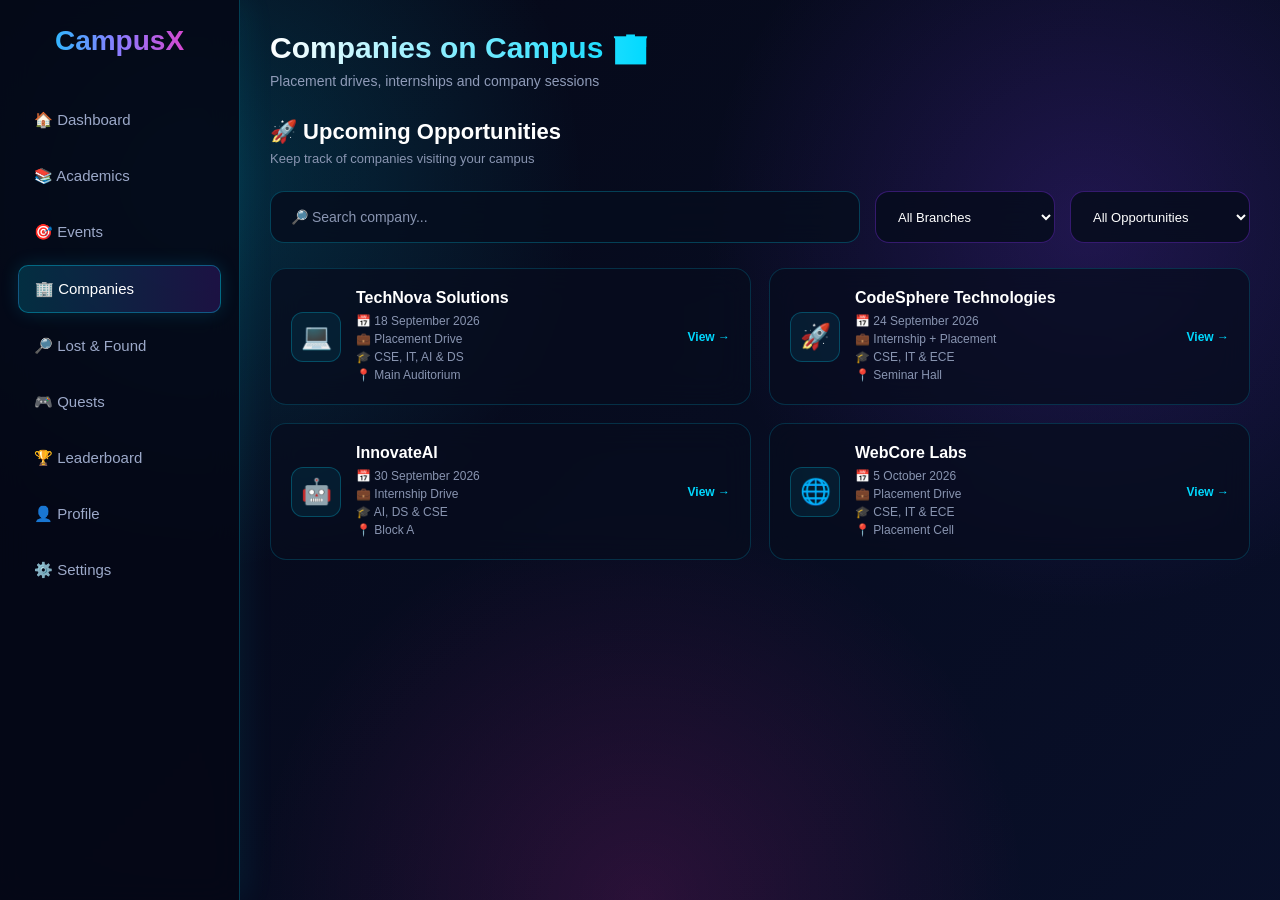
<file: CampusQuest/html/companies.html>
<!DOCTYPE html>
<html lang="en">
<head>
    <meta charset="UTF-8">
    <meta name="viewport" content="width=device-width, initial-scale=1.0">

    <title>CampusX - Companies</title>

    <link rel="stylesheet" href="../CSS/dashboard.css">
</head>

<body>

    <!-- SIDEBAR -->
    <aside class="sidebar">

        <h2 class="logo">CampusX</h2>

        <nav>
            <a href="dashboard.html">🏠 Dashboard</a>
            <a href="academics.html">📚 Academics</a>
            <a href="events.html">🎯 Events</a>
            <a href="companies.html" class="active">🏢 Companies</a>
            <a href="lost-found.html">🔎 Lost & Found</a>
            <a href="quests.html">🎮 Quests</a>
            <a href="leaderboard.html">🏆 Leaderboard</a>
            <a href="profile.html">👤 Profile</a>
            <a href="settings.html">⚙️ Settings</a>
        </nav>

    </aside>


    <!-- MAIN CONTENT -->
    <main class="main-content">

        <!-- TOP BAR -->
        <div class="top-bar">

            <div>
                <h1>Companies on Campus 🏢</h1>
                <p>Placement drives, internships and company sessions</p>
            </div>

        </div>


        <!-- PAGE INTRO -->
        <section class="campus-feed">

            <div class="feed-title">
                <h2>🚀 Upcoming Opportunities</h2>
                <p>Keep track of companies visiting your campus</p>
            </div>


            <!-- SEARCH AND FILTERS -->
            <div class="company-filters">

                <input
                    type="text"
                    id="companySearch"
                    placeholder="🔎 Search company..."
                >

                <select id="branchFilter">
                    <option value="all">All Branches</option>
                    <option value="cse">CSE</option>
                    <option value="it">IT</option>
                    <option value="ai">AI & DS</option>
                    <option value="ece">ECE</option>
                </select>

                <select id="typeFilter">
                    <option value="all">All Opportunities</option>
                    <option value="placement">Placement</option>
                    <option value="internship">Internship</option>
                </select>

            </div>


            <!-- COMPANY CARDS -->
            <div class="feed-grid">


                <!-- COMPANY 1 -->
                <div class="feed-card company-card"
                     data-company="technova"
                     data-branch="cse it ai"
                     data-type="placement">

                    <span class="feed-icon">💻</span>

                    <div>
                        <h3>TechNova Solutions</h3>

                        <p>
                            📅 18 September 2026<br>
                            💼 Placement Drive<br>
                            🎓 CSE, IT, AI & DS<br>
                            📍 Main Auditorium
                        </p>
                    </div>

                    <a href="company-details.html" class="view-company">View →</a>
                </div>


                <!-- COMPANY 2 -->
                <div class="feed-card company-card"
                     data-company="codesphere"
                     data-branch="cse it ece"
                     data-type="internship placement">

                    <span class="feed-icon">🚀</span>

                    <div>
                        <h3>CodeSphere Technologies</h3>

                        <p>
                            📅 24 September 2026<br>
                            💼 Internship + Placement<br>
                            🎓 CSE, IT & ECE<br>
                            📍 Seminar Hall
                        </p>
                    </div>

                    <a href="company-details.html" class="view-company">View →</a>

                </div>


                <!-- COMPANY 3 -->
                <div class="feed-card company-card"
                     data-company="innovateai"
                     data-branch="ai ds cse"
                     data-type="internship">

                    <span class="feed-icon">🤖</span>

                    <div>
                        <h3>InnovateAI</h3>

                        <p>
                            📅 30 September 2026<br>
                            💼 Internship Drive<br>
                            🎓 AI, DS & CSE<br>
                            📍 Block A
                        </p>
                    </div>

                    <a href="company-details.html" class="view-company">View →</a>

                </div>


                <!-- COMPANY 4 -->
                <div class="feed-card company-card"
                     data-company="webcore"
                     data-branch="cse it ece"
                     data-type="placement">

                    <span class="feed-icon">🌐</span>

                    <div>
                        <h3>WebCore Labs</h3>

                        <p>
                            📅 5 October 2026<br>
                            💼 Placement Drive<br>
                            🎓 CSE, IT & ECE<br>
                            📍 Placement Cell
                        </p>
                    </div>

                   <a href="company-details.html" class="view-company">View →</a>

                </div>


            </div>

        </section>

    </main>


    <!-- JAVASCRIPT -->
    <script src="../js/companies.js"></script>

</body>
</html>
</file>
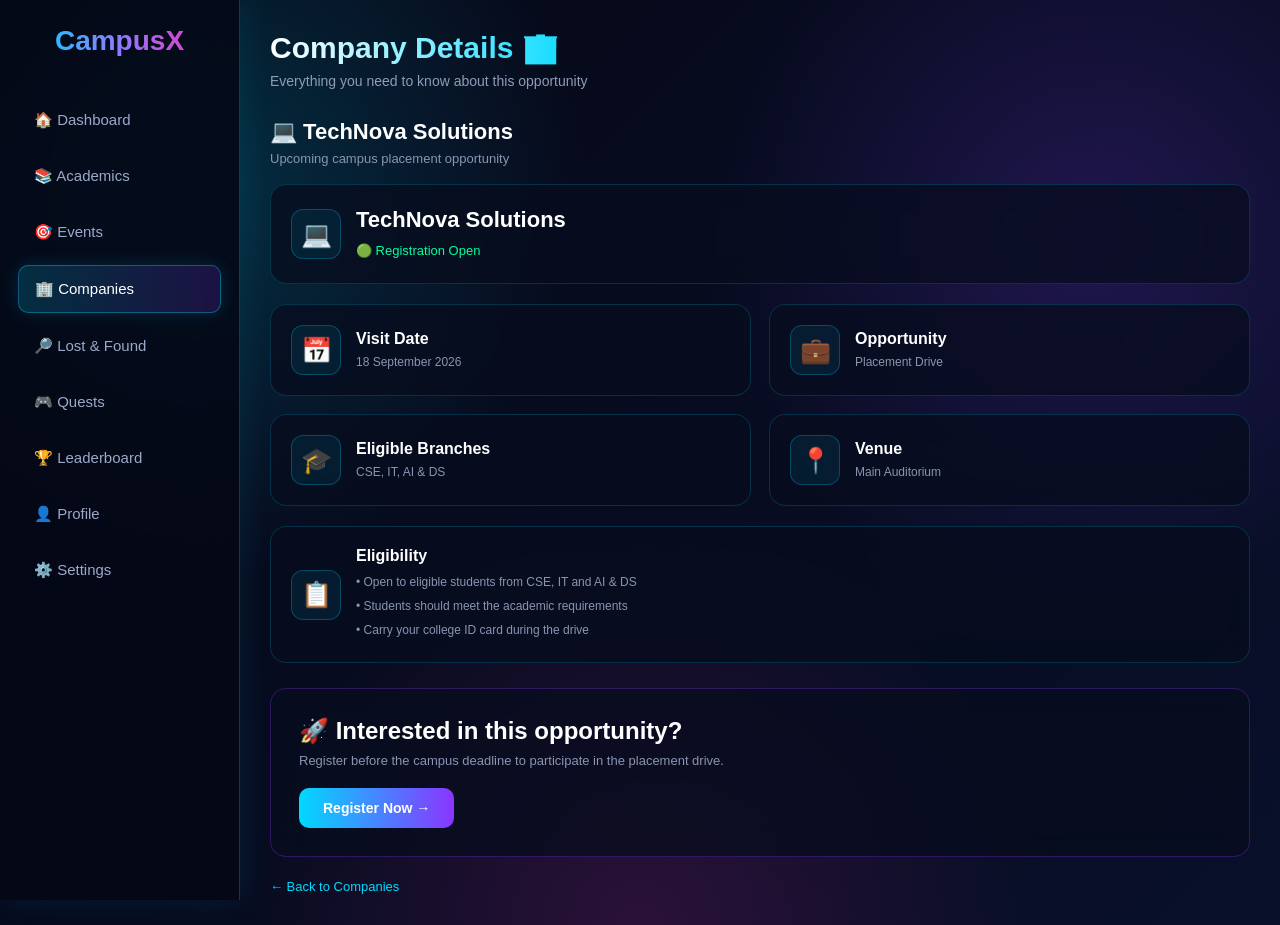
<file: CampusQuest/html/company-details.html>
<!DOCTYPE html>
<html lang="en">
<head>
    <meta charset="UTF-8">
    <meta name="viewport" content="width=device-width, initial-scale=1.0">

    <title>CampusX - Company Details</title>

    <link rel="stylesheet" href="../CSS/dashboard.css">
</head>

<body>

    <!-- SIDEBAR -->
    <aside class="sidebar">

        <h2 class="logo">CampusX</h2>

        <nav>
            <a href="dashboard.html">🏠 Dashboard</a>
            <a href="academics.html">📚 Academics</a>
            <a href="events.html">🎯 Events</a>
            <a href="companies.html" class="active">🏢 Companies</a>
            <a href="lost-found.html">🔎 Lost & Found</a>
            <a href="quests.html">🎮 Quests</a>
            <a href="leaderboard.html">🏆 Leaderboard</a>
            <a href="profile.html">👤 Profile</a>
            <a href="settings.html">⚙️ Settings</a>
        </nav>

    </aside>


    <!-- MAIN CONTENT -->
    <main class="main-content">

        <!-- TOP BAR -->
        <div class="top-bar">

            <div>
                <h1>Company Details 🏢</h1>
                <p>Everything you need to know about this opportunity</p>
            </div>

        </div>


        <!-- COMPANY DETAILS -->
        <section class="campus-feed">

            <div class="feed-title">
                <h2 id="companyTitle">💻 TechNova Solutions</h2>
                <p id="companySubtitle">
                    Upcoming campus placement opportunity
                </p>
            </div>


            <!-- MAIN COMPANY CARD -->
            <div class="feed-card company-details-card">

                <span class="feed-icon" id="companyIcon">💻</span>

                <div class="company-info">

                    <h3 id="companyName">TechNova Solutions</h3>

                    <p class="company-status" id="companyStatus">
                        🟢 Registration Open
                    </p>

                </div>

            </div>


            <!-- DETAILS -->
            <div class="feed-grid">


                <!-- DATE -->
                <div class="feed-card">

                    <span class="feed-icon">📅</span>

                    <div>
                        <h3>Visit Date</h3>
                        <p id="companyDate">18 September 2026</p>
                    </div>

                </div>


                <!-- OPPORTUNITY -->
                <div class="feed-card">

                    <span class="feed-icon">💼</span>

                    <div>
                        <h3>Opportunity</h3>
                        <p id="companyType">Placement Drive</p>
                    </div>

                </div>


                <!-- BRANCH -->
                <div class="feed-card">

                    <span class="feed-icon">🎓</span>

                    <div>
                        <h3>Eligible Branches</h3>
                        <p id="companyBranch">CSE, IT, AI & DS</p>
                    </div>

                </div>


                <!-- VENUE -->
                <div class="feed-card">

                    <span class="feed-icon">📍</span>

                    <div>
                        <h3>Venue</h3>
                        <p id="companyVenue">Main Auditorium</p>
                    </div>

                </div>

            </div>


            <!-- ELIGIBILITY -->
            <div class="feed-card company-extra">

                <span class="feed-icon">📋</span>

                <div>
                    <h3>Eligibility</h3>

                    <p id="companyEligibility">
                        • Open to eligible students from CSE, IT and AI & DS<br>
                        • Students should meet the academic requirements<br>
                        • Carry your college ID card during the drive
                    </p>

                </div>

            </div>


            <!-- REGISTRATION -->
            <div class="company-register">

                <h2>🚀 Interested in this opportunity?</h2>

                <p id="registrationText">
                    Register before the campus deadline to participate
                    in the placement drive.
                </p>

                <button onclick="openRegistration()">
                    Register Now →
                </button>

            </div>


            <!-- BACK BUTTON -->
            <div class="company-back">

                <a href="companies.html">
                    ← Back to Companies
                </a>

            </div>


            <!-- REGISTRATION FORM -->
            <div id="registrationBox" class="registration-box">

                <h2>📝 Register for this Opportunity</h2>

                <p>Enter your details to register.</p>

                <input
                    type="text"
                    id="studentName"
                    placeholder="Enter your name"
                >

                <input
                    type="text"
                    id="studentRoll"
                    placeholder="Enter your roll number"
                >

                <input
                    type="email"
                    id="studentEmail"
                    placeholder="Enter your college email"
                >

                <button onclick="submitRegistration()">
                    Submit Registration →
                </button>

                <button
                    class="cancel-btn"
                    onclick="closeRegistration()">
                    Cancel
                </button>

            </div>


        </section>

    </main>


    <!-- JAVASCRIPT -->
    <script src="../js/company-details.js"></script>

    <script>

        function openRegistration() {

            document.getElementById("registrationBox").style.display = "block";

        }


        function closeRegistration() {

            document.getElementById("registrationBox").style.display = "none";

        }


        function submitRegistration() {

            let name = document.getElementById("studentName").value;
            let roll = document.getElementById("studentRoll").value;
            let email = document.getElementById("studentEmail").value;


            if (name === "" || roll === "" || email === "") {

                alert("Please fill all the details.");

                return;

            }


            alert("Registration Successful! 🎉");

            document.getElementById("registrationBox").style.display = "none";

        }

    </script>

</body>
</html>
</file>
<file: CampusQuest/CSS/dashboard.css>
* {
    margin: 0;
    padding: 0;
    box-sizing: border-box;
}

body {
    font-family: Arial, sans-serif;
    min-height: 100vh;

    background:
        radial-gradient(
            circle at 15% 20%,
            rgba(0, 217, 255, 0.18),
            transparent 30%
        ),
        radial-gradient(
            circle at 85% 25%,
            rgba(130, 60, 255, 0.20),
            transparent 30%
        ),
        radial-gradient(
            circle at 50% 100%,
            rgba(255, 40, 180, 0.14),
            transparent 35%
        ),
        linear-gradient(
            135deg,
            #050816,
            #0a1230,
            #120a2c,
            #050816
        );

    background-size:
        100% 100%,
        100% 100%,
        100% 100%,
        400% 400%;

    color: white;
    overflow-x: hidden;
}


/* ================= SIDEBAR ================= */

.sidebar {
    position: fixed;
    left: 0;
    top: 0;

    width: 240px;
    height: 100vh;

    padding: 25px 18px;

    background: rgba(5, 8, 22, 0.85);

    border-right: 1px solid rgba(0, 217, 255, 0.25);

    box-shadow:
        5px 0 30px rgba(0, 217, 255, 0.08);

    backdrop-filter: blur(15px);

    z-index: 10;
}


/* ================= LOGO ================= */

.logo {
    text-align: center;

    font-size: 28px;

    margin-bottom: 40px;

    background:
        linear-gradient(
            90deg,
            #00d9ff,
            #8c7bff,
            #ff2bb5
        );

    -webkit-background-clip: text;
    color: transparent;
}


/* ================= NAVIGATION ================= */

.sidebar nav {
    display: flex;
    flex-direction: column;

    gap: 10px;
}

.sidebar nav a {
    text-decoration: none;

    color: #9ca9c9;

    padding: 14px 16px;

    border-radius: 10px;

    font-size: 15px;

    transition: 0.3s;
}

.sidebar nav a:hover {
    color: white;

    background:
        rgba(0, 217, 255, 0.10);

    box-shadow:
        0 0 15px rgba(0, 217, 255, 0.12);
}

.sidebar nav a.active {
    color: white;

    background:
        linear-gradient(
            90deg,
            rgba(0, 217, 255, 0.18),
            rgba(138, 53, 255, 0.18)
        );

    border: 1px solid rgba(0, 217, 255, 0.35);

    box-shadow:
        0 0 18px rgba(0, 217, 255, 0.15);
}


/* ================= MAIN CONTENT ================= */

.main-content {
    margin-left: 240px;

    padding: 30px;
}


/* ================= TOP BAR ================= */

.top-bar {
    display: flex;

    justify-content: space-between;

    align-items: center;

    margin-bottom: 30px;
}

.top-bar h1 {
    font-size: 30px;

    margin-bottom: 8px;

    background:
        linear-gradient(
            90deg,
            #ffffff,
            #00d9ff
        );

    -webkit-background-clip: text;

    color: transparent;
}

.top-bar p {
    color: #8f9bb8;

    font-size: 14px;
}


/* ================= STUDENT ================= */

.student-info {
    display: flex;

    align-items: center;

    gap: 12px;

    color: #c9d2e8;
}

.profile-circle {
    width: 45px;
    height: 45px;

    border-radius: 50%;

    display: flex;

    align-items: center;

    justify-content: center;

    font-size: 18px;

    font-weight: bold;

    background:
        linear-gradient(
            135deg,
            #00d9ff,
            #8a35ff
        );

    box-shadow:
        0 0 20px rgba(0, 217, 255, 0.35);
}


/* ================= STATS ================= */

.stats {
    display: grid;

    grid-template-columns: repeat(4, 1fr);

    gap: 20px;

    margin-bottom: 25px;
}

.stat-card {
    padding: 22px;

    border-radius: 16px;

    background:
        rgba(7, 13, 30, 0.75);

    border:
        1px solid rgba(0, 217, 255, 0.18);

    box-shadow:
        0 0 25px rgba(0, 217, 255, 0.06);

    backdrop-filter: blur(15px);

    transition: 0.3s;
}

.stat-card:hover {
    transform: translateY(-5px);

    border-color:
        rgba(0, 217, 255, 0.5);

    box-shadow:
        0 0 25px rgba(0, 217, 255, 0.15);
}

.stat-card h3 {
    font-size: 14px;

    color: #8995b1;

    margin-bottom: 12px;
}

.stat-card p {
    font-size: 28px;

    font-weight: bold;

    color: #00d9ff;

    text-shadow:
        0 0 12px rgba(0, 217, 255, 0.4);
}


/* ================= DASHBOARD GRID ================= */

.dashboard-grid {
    display: grid;

    grid-template-columns: repeat(2, 1fr);

    gap: 22px;
}


/* ================= DASHBOARD CARDS ================= */

.dashboard-card {
    padding: 24px;

    border-radius: 16px;

    background:
        rgba(7, 13, 30, 0.75);

    border:
        1px solid rgba(138, 53, 255, 0.20);

    box-shadow:
        0 0 25px rgba(138, 53, 255, 0.06);

    backdrop-filter: blur(15px);

    transition: 0.3s;
}

.dashboard-card:hover {
    border-color:
        rgba(138, 53, 255, 0.45);

    box-shadow:
        0 0 30px rgba(138, 53, 255, 0.12);
}


/* ================= CARD HEADING ================= */

.card-heading {
    display: flex;

    justify-content: space-between;

    align-items: center;

    margin-bottom: 20px;
}

.card-heading h2 {
    font-size: 19px;

    color: #ffffff;
}

.card-heading a {
    text-decoration: none;

    color: #00d9ff;

    font-size: 13px;
}

.card-heading a:hover {
    text-shadow:
        0 0 10px #00d9ff;
}


/* ================= TIMETABLE ================= */

.class-item {
    display: flex;

    gap: 20px;

    padding: 14px 0;

    border-bottom:
        1px solid rgba(255, 255, 255, 0.08);
}

.class-item:last-child {
    border-bottom: none;
}

.class-item > span {
    color: #00d9ff;

    font-weight: bold;

    min-width: 75px;
}

.class-item strong {
    font-size: 15px;

    color: #ffffff;
}

.class-item p {
    color: #8995b1;

    font-size: 13px;

    margin-top: 4px;
}


/* ================= EVENTS ================= */

.event-item {
    padding: 14px 0;

    border-bottom:
        1px solid rgba(255, 255, 255, 0.08);
}

.event-item:last-child {
    border-bottom: none;
}

.event-item strong {
    font-size: 15px;

    color: #ffffff;
}

.event-item p {
    color: #8995b1;

    font-size: 13px;

    margin-top: 5px;
}


/* ================= COMPANIES ================= */

.company-item {
    padding: 14px 0;

    border-bottom:
        1px solid rgba(255, 255, 255, 0.08);
}

.company-item:last-child {
    border-bottom: none;
}

.company-item strong {
    font-size: 15px;

    color: #ffffff;
}

.company-item p {
    color: #8995b1;

    font-size: 13px;

    margin-top: 5px;
}


/* ================= ANNOUNCEMENTS ================= */

.announcement {
    padding: 14px;

    margin-bottom: 12px;

    background:
        rgba(0, 217, 255, 0.06);

    border-left:
        3px solid #00d9ff;

    border-radius: 8px;
}

.announcement strong {
    font-size: 14px;

    color: #ffffff;
}

.announcement p {
    font-size: 13px;

    color: #8995b1;

    margin-top: 5px;
}


/* ================= RESPONSIVE ================= */

@media (max-width: 1000px) {

    .stats {
        grid-template-columns: repeat(2, 1fr);
    }

    .dashboard-grid {
        grid-template-columns: 1fr;
    }
}


@media (max-width: 700px) {

    .sidebar {
        width: 190px;
    }

    .main-content {
        margin-left: 190px;

        padding: 20px;
    }

    .stats {
        grid-template-columns: 1fr;
    }

    .top-bar {
        flex-direction: column;

        align-items: flex-start;

        gap: 15px;
    }
}
/* ================= CAMPUS FEED ================= */

.campus-feed {
    margin-top: 25px;
}

.feed-title {
    margin-bottom: 18px;
}

.feed-title h2 {
    font-size: 22px;
    color: white;
    margin-bottom: 6px;
}

.feed-title p {
    color: #8995b1;
    font-size: 13px;
}


/* ================= FEED GRID ================= */

.feed-grid {
    display: grid;

    grid-template-columns: repeat(2, 1fr);

    gap: 18px;
}


/* ================= FEED CARD ================= */

.feed-card {
    display: flex;

    align-items: center;

    gap: 15px;

    padding: 20px;

    background: rgba(7, 13, 30, 0.75);

    border: 1px solid rgba(0, 217, 255, 0.18);

    border-radius: 16px;

    backdrop-filter: blur(15px);

    transition: 0.3s;
}

.feed-card:hover {
    transform: translateY(-4px);

    border-color: #00d9ff;

    box-shadow:
        0 0 25px rgba(0, 217, 255, 0.15);
}


/* ================= FEED ICON ================= */

.feed-icon {
    width: 50px;
    height: 50px;

    min-width: 50px;

    display: flex;

    align-items: center;
    justify-content: center;

    border-radius: 12px;

    background: rgba(0, 217, 255, 0.08);

    border: 1px solid rgba(0, 217, 255, 0.25);

    font-size: 25px;
}


/* ================= FEED CONTENT ================= */

.feed-card h3 {
    font-size: 16px;

    color: white;

    margin-bottom: 5px;
}

.feed-card p {
    color: #8995b1;

    font-size: 12px;

    line-height: 1.5;
}


/* ================= FEED LINK ================= */

.feed-card a {
    margin-left: auto;

    white-space: nowrap;

    text-decoration: none;

    color: #00d9ff;

    font-size: 12px;

    font-weight: bold;
}

.feed-card a:hover {
    text-shadow:
        0 0 10px #00d9ff;
}


/* ================= MOBILE ================= */

@media (max-width: 800px) {

    .feed-grid {
        grid-template-columns: 1fr;
    }
}
/* ================= COMPANY SEARCH & FILTERS ================= */

.company-filters {
    display: flex;
    gap: 15px;
    margin: 25px 0;
    align-items: center;
}

/* SEARCH BAR */

.company-filters input {
    flex: 1;
    height: 52px;
    padding: 0 20px;

    background: rgba(7, 13, 30, 0.85);
    color: white;

    border: 1px solid rgba(0, 217, 255, 0.25);
    border-radius: 14px;

    outline: none;
    font-size: 14px;

    backdrop-filter: blur(15px);

    transition: 0.3s;
}

.company-filters input::placeholder {
    color: #8995b1;
}

/* WHEN SEARCH BAR IS CLICKED */

.company-filters input:focus {
    border-color: #00d9ff;

    box-shadow:
        0 0 10px rgba(0, 217, 255, 0.2),
        0 0 25px rgba(0, 217, 255, 0.08);
}

/* FILTER DROPDOWNS */

.company-filters select {
    height: 52px;
    min-width: 180px;

    padding: 0 18px;

    background: rgba(7, 13, 30, 0.9);
    color: white;

    border: 1px solid rgba(138, 53, 255, 0.35);
    border-radius: 14px;

    outline: none;
    font-size: 13px;

    cursor: pointer;

    backdrop-filter: blur(15px);

    transition: 0.3s;
}

.company-filters select:hover {
    border-color: #8a35ff;

    box-shadow:
        0 0 15px rgba(138, 53, 255, 0.15);
}

.company-filters select:focus {
    border-color: #8a35ff;

    box-shadow:
        0 0 10px rgba(138, 53, 255, 0.2);
}


/* MOBILE */

@media (max-width: 800px) {

    .company-filters {
        flex-direction: column;
        align-items: stretch;
    }

    .company-filters input,
    .company-filters select {
        width: 100%;
    }

}
/* ================= COMPANY DETAILS ================= */

.company-details-card {
    margin-bottom: 20px;
    min-height: 100px;
}

.company-info h3 {
    font-size: 22px;
    margin-bottom: 8px;
}

.company-status {
    color: #00ff9d !important;
    font-size: 13px !important;
}

.company-extra {
    margin-top: 20px;
}

.company-extra p {
    line-height: 2;
}

.company-register {
    margin-top: 25px;
    padding: 28px;

    background: rgba(7, 13, 30, 0.75);
    border: 1px solid rgba(138, 53, 255, 0.3);
    border-radius: 16px;

    backdrop-filter: blur(15px);
}

.company-register h2 {
    color: white;
    margin-bottom: 8px;
}

.company-register p {
    color: #8995b1;
    font-size: 13px;
    margin-bottom: 20px;
}

.company-register button {
    padding: 12px 24px;

    border: none;
    border-radius: 10px;

    background: linear-gradient(90deg, #00d9ff, #8a35ff);
    color: white;

    font-size: 14px;
    font-weight: bold;

    cursor: pointer;

    transition: 0.3s;
}

.company-register button:hover {
    transform: translateY(-2px);

    box-shadow:
        0 0 15px rgba(0, 217, 255, 0.35),
        0 0 25px rgba(138, 53, 255, 0.25);
}

.company-back {
    margin-top: 20px;
}

.company-back a {
    color: #00d9ff;
    text-decoration: none;
    font-size: 13px;
}

.company-back a:hover {
    text-shadow: 0 0 10px #00d9ff;
}
.registration-box {
    display: none;
    margin-top: 25px;
    padding: 28px;
    background: rgba(7, 13, 30, 0.9);
    border: 1px solid rgba(0, 217, 255, 0.3);
    border-radius: 16px;
    backdrop-filter: blur(15px);
    box-shadow: 0 0 30px rgba(0, 217, 255, 0.08);
}

.registration-box h2 {
    color: white;
    margin-bottom: 8px;
}

.registration-box p {
    color: #8995b1;
    font-size: 13px;
    margin-bottom: 20px;
}

.registration-box input {
    display: block;
    width: 100%;
    height: 48px;
    margin-bottom: 15px;
    padding: 0 15px;
    background: rgba(5, 8, 22, 0.8);
    color: white;
    border: 1px solid rgba(0, 217, 255, 0.2);
    border-radius: 10px;
    outline: none;
}

.registration-box input:focus {
    border-color: #00d9ff;
    box-shadow: 0 0 12px rgba(0, 217, 255, 0.15);
}

.registration-box button {
    padding: 11px 20px;
    margin-right: 10px;
    border: none;
    border-radius: 10px;
    background: linear-gradient(90deg, #00d9ff, #8a35ff);
    color: white;
    font-weight: bold;
    cursor: pointer;
    transition: 0.3s;
}

.registration-box button:hover {
    transform: translateY(-2px);
    box-shadow: 0 0 18px rgba(0, 217, 255, 0.25);
}

.registration-box .cancel-btn {
    background: rgba(255, 43, 181, 0.15);
    border: 1px solid rgba(255, 43, 181, 0.3);
}
</file>
